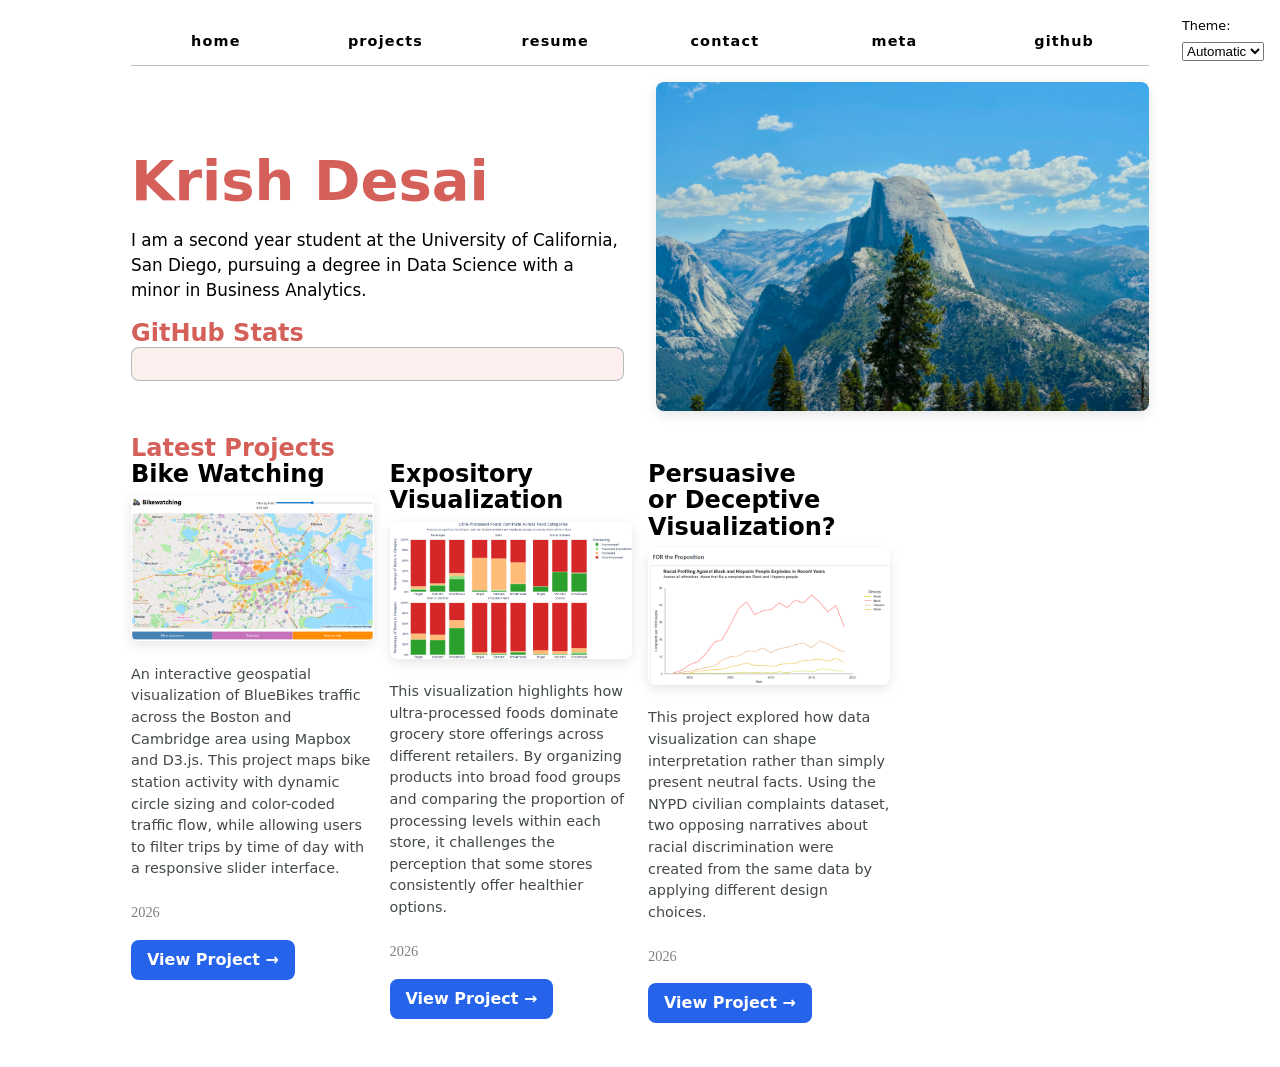
<file: index.html>
<!DOCTYPE html>
<html lang="en">
<head>
    <meta charset="UTF-8">
    <meta name="viewport" content="width=device-width, initial-scale=1.0">
    <title>Krish Desai: Portfolio & Personal Site</title>
    <link rel="stylesheet" href="style.css">
    <link rel="icon" href="images/photo-1753402836666-af43aa285dcb.avif">

    <script type="module" src="global.js"></script>
    <script src="index.js" type="module" defer></script>
</head>
<body>    
    <main>
    
    <div>
    <h1>Krish Desai</h1>
    <p>I am a second year student at the University of California, San Diego, 
        pursuing a degree in Data Science with a minor in Business Analytics.
    </p>
        <!-- GitHub stats container -->
        <h2 class="project-title">GitHub Stats</h2>
        <div id="profile-stats"></div>
    </div>

    <img 
    src="images/photo-1753402836666-af43aa285dcb.avif" 
    alt="A photo of Half Dome">
    </main>

    </br>
    <h2 class="project-title">Latest Projects</h2>
    <div class="projects"></div>
</body>
</html>
</file>
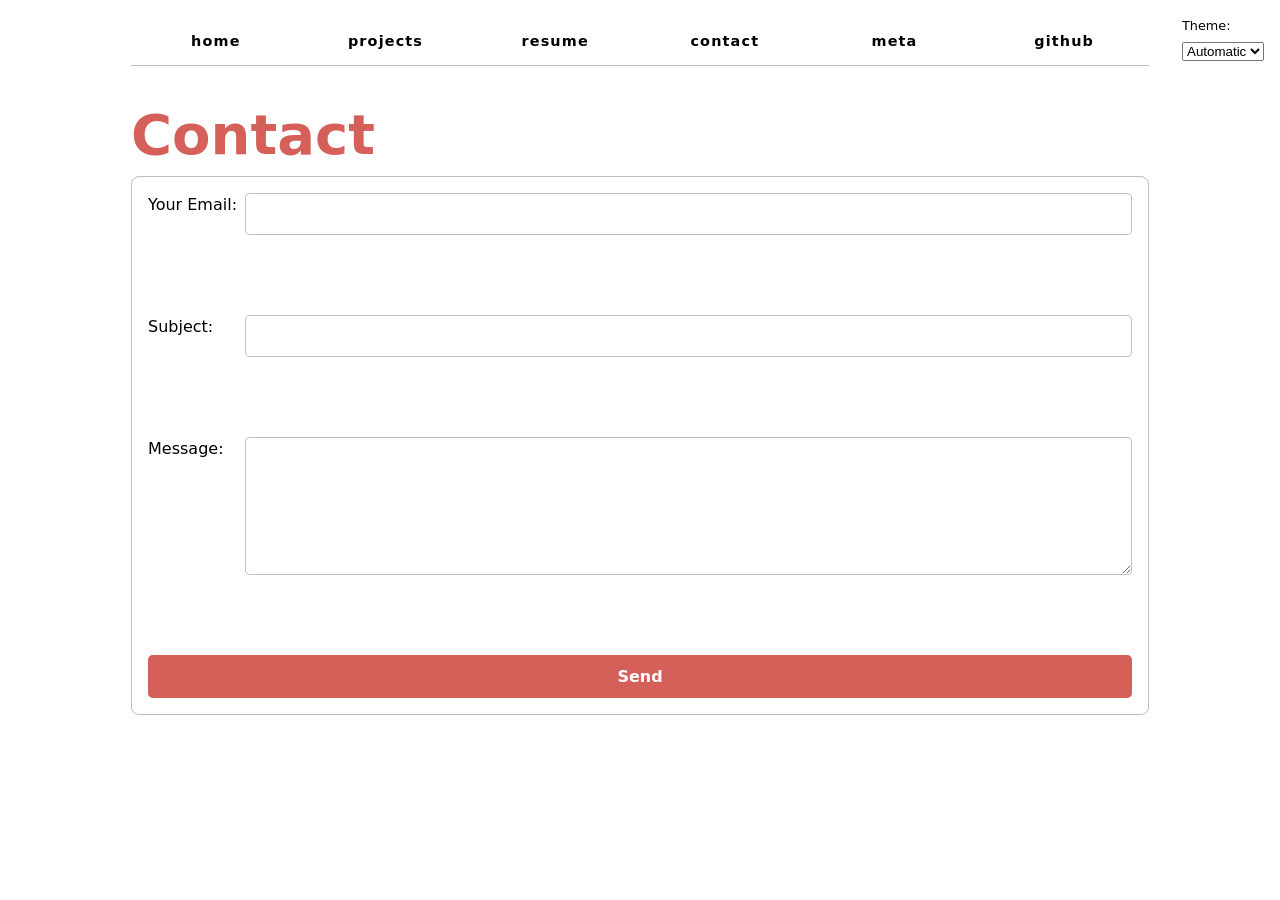
<file: contact/index.html>
<!DOCTYPE html>
<html lang="en">
<head>
  <meta charset="UTF-8">
  <title>Contact - Krish Desai</title>
  <link rel="stylesheet" href="https://desai-k.github.io/portfolio/style.css">
  <link rel="icon" href="../images/photo-1753402836666-af43aa285dcb.avif">

  <script type="module" src="../global.js"></script>
</head>
<body>
  <h1>Contact</h1>

  <form action="mailto:ksdesai@ucsd.edu">

  <label>
    Your Email:
    <input type="email" name="email" required>
  </label>

  <br><br>

  <label>
    Subject:
    <input name="subject" required>
  </label>

  <br><br>

  <label>
    Message:
    <textarea name="body" rows="5" required></textarea>
  </label>

  <br><br>

  <button type="submit">Send</button>

</form>

</body>
</html>
</file>
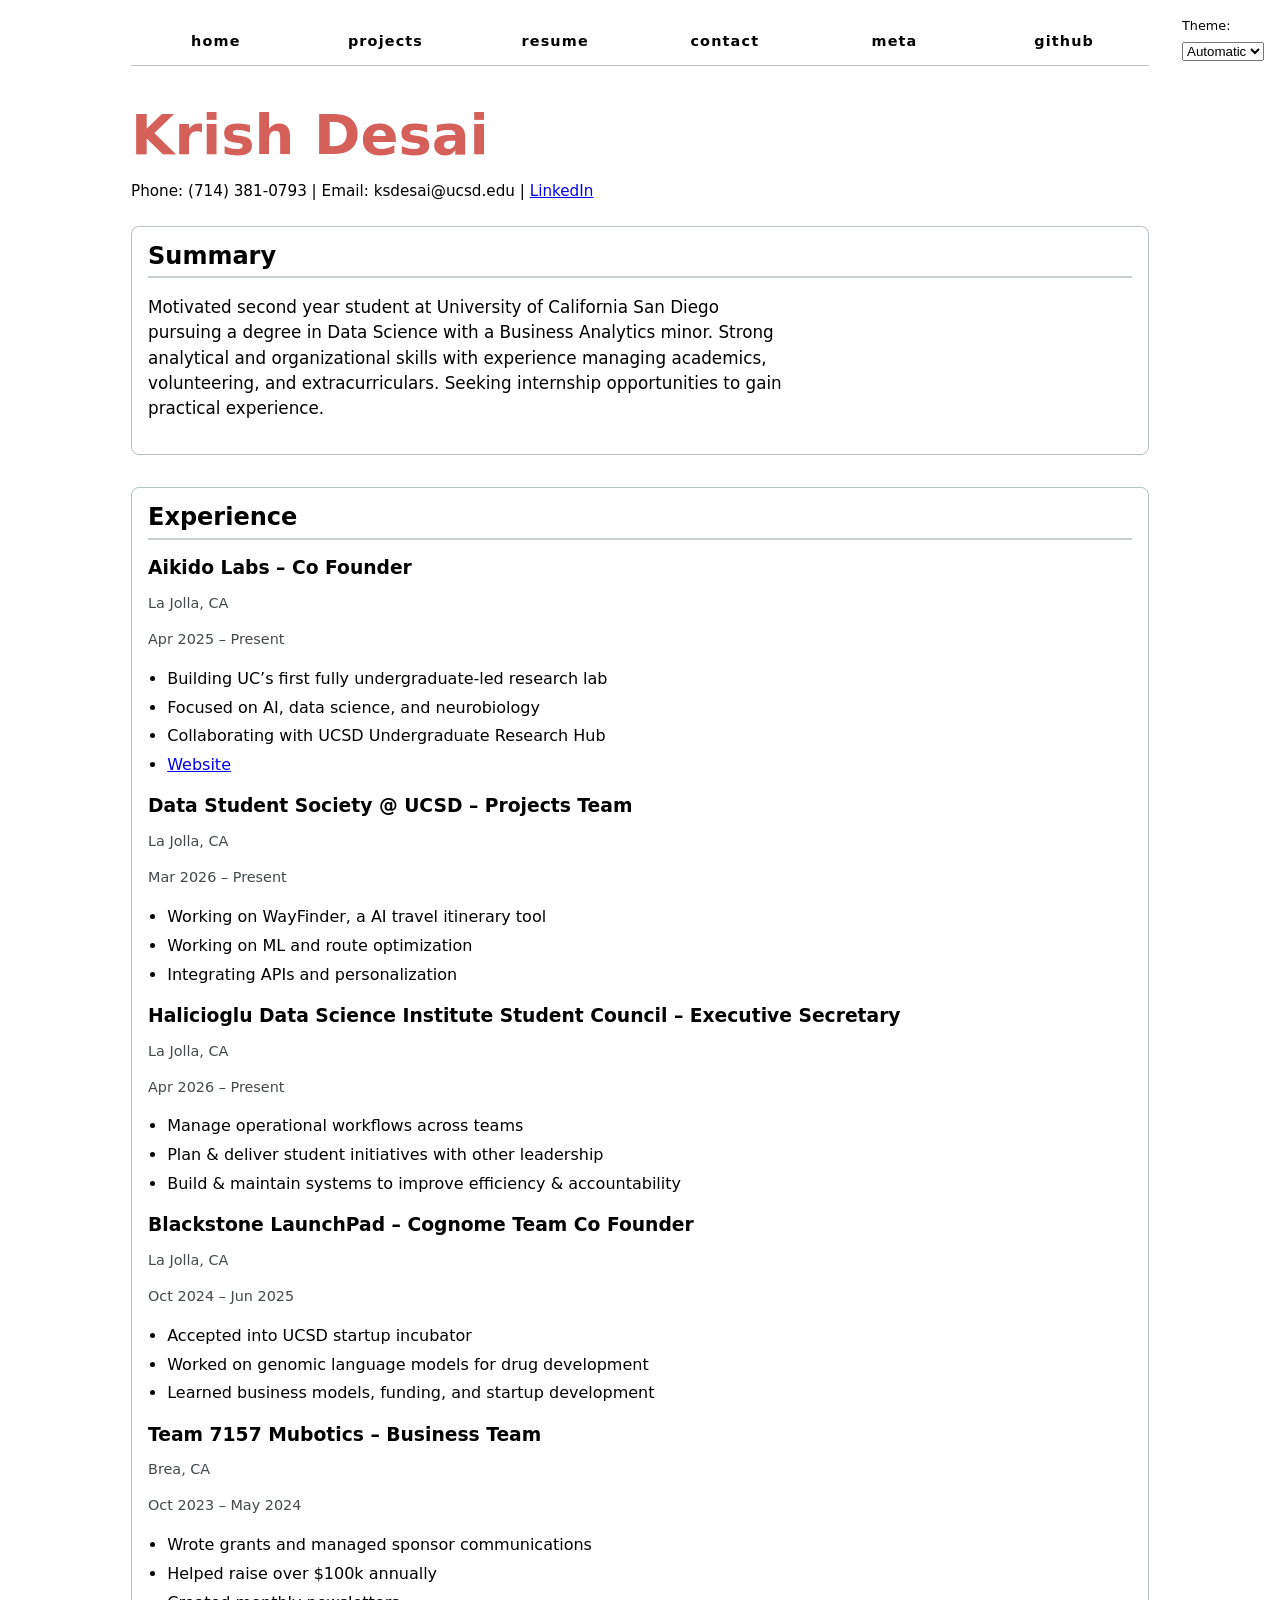
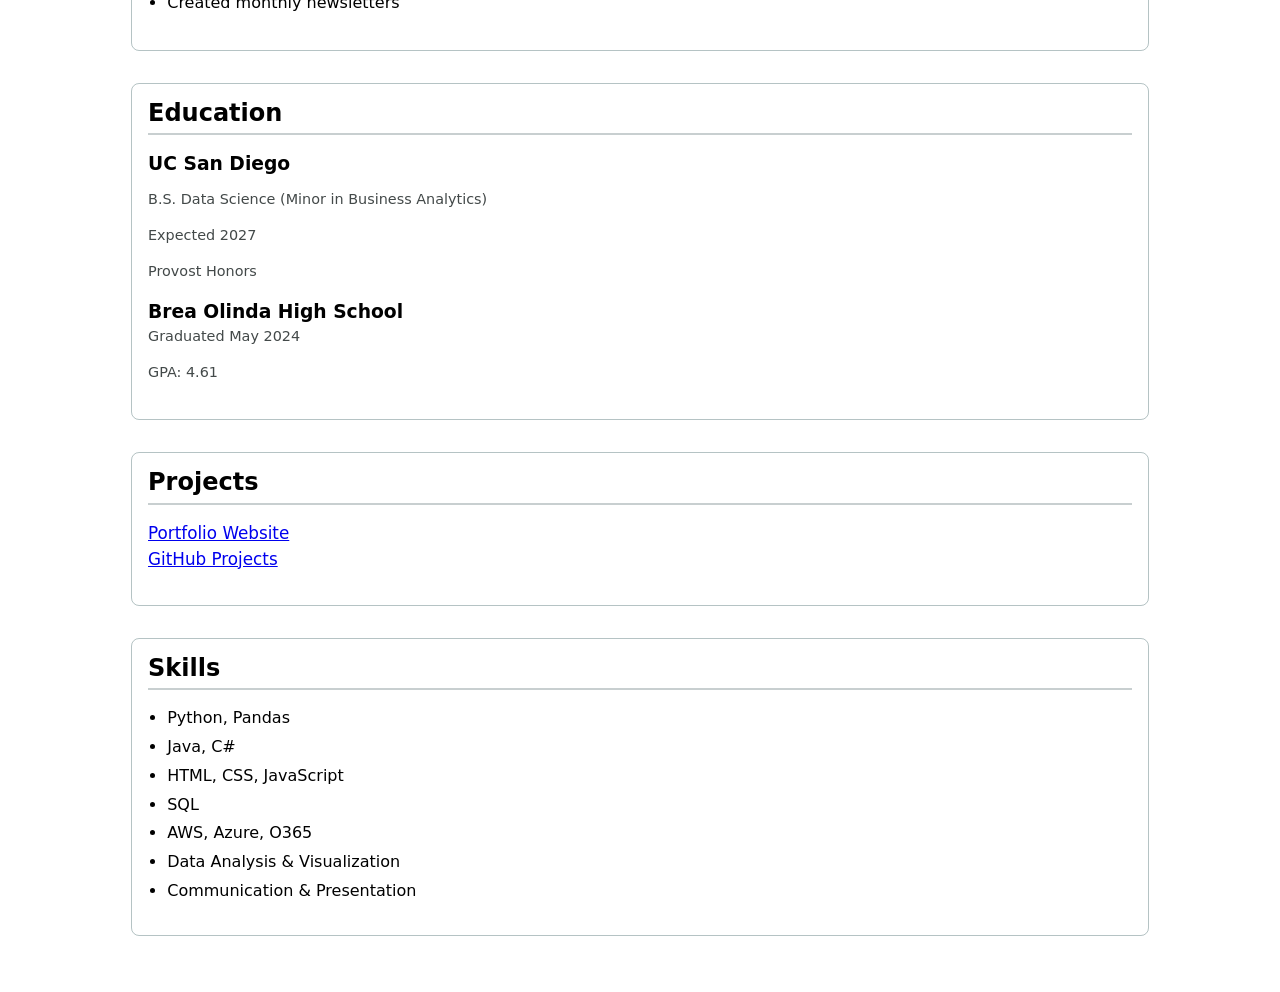
<file: resume/index.html>
<!DOCTYPE html>
<html lang="en">
<head>
  <meta charset="UTF-8">
  <title>Resume - Krish Desai</title>
  <link rel="stylesheet" href="https://desai-k.github.io/portfolio/style.css">
  <link rel="icon" href="../images/photo-1753402836666-af43aa285dcb.avif">

  <script type="module" src="../global.js"></script>
</head>
<body>
  <h1>Krish Desai</h1>

  <p>
    Phone: (714) 381-0793 |
    Email: ksdesai@ucsd.edu |
    <a href="https://www.linkedin.com/in/krishdesai-" target="_blank">LinkedIn</a>
  </p>

  <!-- SUMMARY -->
  <section>
    <h2>Summary</h2>
    <p>
      Motivated second year student at University of California San Diego pursuing a degree in Data Science with a Business Analytics minor. Strong analytical and organizational skills with experience managing academics, volunteering, and extracurriculars. Seeking internship opportunities to gain practical experience.
    </p>
  </section>

  <!-- EXPERIENCE -->
  <section>
    <h2>Experience</h2>

    <article>
      <h3>Aikido Labs – Co Founder</h3>
      <p>La Jolla, CA</p>
      <time>Apr 2025 – Present</time>
      <ul>
        <li>Building UC’s first fully undergraduate-led research lab</li>
        <li>Focused on AI, data science, and neurobiology</li>
        <li>Collaborating with UCSD Undergraduate Research Hub</li>
        <li><a href="https://4ikido.com" target="_blank">Website</a></li>
      </ul>
    </article>

    <article>
      <h3>Data Student Society @ UCSD – Projects Team</h3>
      <p>La Jolla, CA</p>
      <time>Mar 2026 – Present</time>
      <ul>
        <li>Working on WayFinder, a AI travel itinerary tool</li>
        <li>Working on ML and route optimization</li>
        <li>Integrating APIs and personalization</li>
      </ul>
    </article>
    
    <article>
      <h3>Halicioglu Data Science Institute Student Council – Executive Secretary</h3>
      <p>La Jolla, CA</p>
      <time>Apr 2026 – Present</time>
      <ul>
        <li>Manage operational workflows across teams</li>
        <li>Plan & deliver student initiatives with other leadership</li>
        <li>Build & maintain systems to improve efficiency & accountability</li>
      </ul>
    </article>

    <article>
      <h3>Blackstone LaunchPad – Cognome Team Co Founder</h3>
      <p>La Jolla, CA</p>
      <time>Oct 2024 – Jun 2025</time>
      <ul>
        <li>Accepted into UCSD startup incubator</li>
        <li>Worked on genomic language models for drug development</li>
        <li>Learned business models, funding, and startup development</li>
      </ul>
    </article>

    <article>
      <h3>Team 7157 Mubotics – Business Team</h3>
      <p>Brea, CA</p>
      <time>Oct 2023 – May 2024</time>
      <ul>
        <li>Wrote grants and managed sponsor communications</li>
        <li>Helped raise over $100k annually</li>
        <li>Created monthly newsletters</li>
      </ul>
    </article>

  </section>

  <!-- EDUCATION -->
  <section>
    <h2>Education</h2>

    <article>
      <h3>UC San Diego</h3>
      <p>B.S. Data Science (Minor in Business Analytics)</p>
      <time>Expected 2027</time>
      <p>Provost Honors</p>
    </article>

    <article>
      <h3>Brea Olinda High School</h3>
      <time>Graduated May 2024</time>
      <p>GPA: 4.61</p>
    </article>

  </section>

  <!-- PROJECTS -->
  <section>
    <h2>Projects</h2>
    <p>
      <a href="http://krisd.gitastudent.online" target="_blank">Portfolio Website</a><br>
      <a href="https://github.com/desai-k" target="_blank">GitHub Projects</a>
    </p>
  </section>

  <!-- SKILLS -->
  <section>
    <h2>Skills</h2>
    <ul>
      <li>Python, Pandas</li>
      <li>Java, C#</li>
      <li>HTML, CSS, JavaScript</li>
      <li>SQL</li>
      <li>AWS, Azure, O365</li>
      <li>Data Analysis & Visualization</li>
      <li>Communication & Presentation</li>
    </ul>
  </section>

</body>
</html>
</file>
<file: style.css>
/* =========================
   GLOBAL STYLES
========================= */
body {
  font: 100%/1.5 system-ui;
  max-width: 100ch;
  margin-inline: auto;
  padding: 1em;
}

/* Accent color */
:root {
  --color-accent: oklch(63% 0.15 25);
  --border-soft: oklch(50% 10% 200 / 40%);

  accent-color: var(--color-accent);
}

html {
  accent-color: var(--color-accent);
}

/* =========================
   NAVIGATION BAR
========================= */
nav ul,
nav li {
  display: contents;
}

nav {
  display: flex;
  margin-bottom: 1em;

  --border-color: oklch(50% 10% 200 / 40%);

  border-bottom: 1px solid var(--border-color);
}

nav a {
  flex: 1;
  text-decoration: none;
  color: inherit;
  text-align: center;
  padding: 0.5em;

  /* Prevent layout shift on hover */
  border-bottom: 0.4em solid transparent;

  /* Typography */
  text-transform: lowercase;
  font-weight: 600;
  font-size: 0.9rem;
  letter-spacing: 0.08em;
}

/* Current page */
nav a.current {
  border-bottom-color: var(--border-color);
}

/* Hover effect */
nav a:hover {
  border-bottom-color: var(--color-accent);
  background-color: color-mix(in oklch, var(--color-accent), canvas 85%);
}

/* =========================
   FORM STYLING
========================= */
input,
textarea,
button {
  font: inherit;
}

/* Grid layout for form */
form {
  display: grid;
  grid-template-columns: auto 1fr;
  gap: 1em;

  padding: 1em;
  border: 1px solid var(--border-soft);
  border-radius: 0.5em;
}

/* Labels use subgrid */
label {
  display: grid;
  grid-template-columns: subgrid;
  grid-column: 1 / -1;
  font-weight: 500;
  gap: 0.5em;
}

/* Inputs */
input,
textarea {
  width: 100%;
  box-sizing: border-box;
  padding: 0.5em;
  border: 1px solid var(--border-soft);
  border-radius: 0.3em;
}

/* Focus state */
input:focus,
textarea:focus {
  outline: none;
  border-color: var(--color-accent);
  box-shadow: 0 0 0 2px oklch(from var(--color-accent) 90% 0.05 h);
}

/* Button */
button {
  grid-column: 1 / -1;
  padding: 0.6em;
  border: none;
  border-radius: 0.3em;
  background-color: var(--color-accent);
  color: white;
  font-weight: bold;
  cursor: pointer;
}

button:hover {
  background-color: oklch(from var(--color-accent) 55% 0.15 h);
}

/* =========================
   PROJECTS GRID
========================= */
.projects {
  display: grid;
  grid-template-columns: repeat(auto-fill, minmax(15em, 1fr));
  gap: 1em;
}

.projects article {
  /* display: flex;
  flex-direction: column;
  gap: 0.5em; */
  display: grid;
  grid-template-rows: subgrid;
  grid-row: span 4;
}

.projects img {
  width: 100%;
}

/* =========================
   TYPOGRAPHY
========================= */
h1 {
  font-size: 3.5rem;
  margin-bottom: 0.2em;
  color: var(--color-accent);
}

h1, h2, h3, h4, h5, h6 {
  line-height: 1.1;
  text-wrap: balance;
}

h2 {
  margin: 0;
}

p {
  font-size: 1.05rem;
  max-width: 60ch;
}

/* =========================
   HOMEPAGE LAYOUT
========================= */
main {
  display: grid;
  grid-template-columns: 1fr 1fr;
  gap: 2em;
  align-items: center;
}

/* Images */
img {
  max-width: 100%;
  height: auto;
  border-radius: 0.5em;
  box-shadow: 0 4px 12px rgba(0,0,0,0.1);
}

/* =========================
   Resume
========================= */
/* =========================
   RESUME PAGE
========================= */

/* Space out sections */
section {
  margin-bottom: 2em;
}

/* Section headers */
section h2 {
  border-bottom: 2px solid oklch(85% 2% 200);
  padding-bottom: 0.3em;
  margin-bottom: 0.5em;
}

/* Each job/entry */
article {
  margin-bottom: 1.2em;
}

article h3 {
  margin-bottom: 0.2em;
}

article p,
article time {
  font-size: 0.9rem;
  color: oklch(40% 2% 200);
}

article time {
  display: block;
  margin-bottom: 0.3em;
}

ul {
  padding-left: 1.2em;
}

li {
  margin-bottom: 0.3em;
}

body > p {
  font-size: 0.95rem;
  margin-bottom: 1.5em;
}

section {
  padding: 1em;
  border: 1px solid var(--border-soft);
  border-radius: 0.5em;
}

/* Dark Mode */
html {
  color-scheme: light dark;
}

/* Dark Mode Switch Positioning */
.color-scheme {
  position: absolute;
  top: 1rem;
  right: 1rem;
  font-size: 80%;
}

/* GitHub stats grid layout */
#profile-stats dl {
  display: grid;
  grid-template-columns: repeat(4, 1fr);
  text-align: center;
  gap: 0.5em;
  margin-top: 1em;
}

/* Labels (top row) */
#profile-stats dt {
  grid-row: 1;
  font-weight: 600;
  font-size: 0.85rem;
  color: oklch(40% 2% 200);
}

/* Values (bottom row) */
#profile-stats dd {
  grid-row: 2;
  margin: 0;
  font-size: 1.4rem;
  font-weight: bold;
}

#profile-stats {
  padding: 1em;
  border: 1px solid var(--border-soft);
  border-radius: 0.5em;
  background: color-mix(in oklch, var(--color-accent), canvas 90%);
}

/* Index Project Title */
.project-title {
  color: var(--color-accent);
}

/* Project Year */
.project-year {
  color: gray;
  font-family: Baskerville, serif;
  font-variant-numeric: oldstyle-nums;
  margin-top: 0.25em;
}

/* Project Plot */
#projects-pie-plot {
  max-width: 20em;
  margin-block: 2em;
  overflow: visible;
}

#projects-pie-plot path {
  cursor: pointer;
  transition: 300ms;
}

#projects-pie-plot:has(path:hover) path:not(:hover) {
  opacity: 0.5;
}

.selected {
  --color: oklch(60% 45% 0) !important;
}

.selected:is(path) {
  fill: var(--color) !important;
}

.legend li {
  cursor: pointer;
}

.chart-container {
  display: flex;
  gap: 2em;
  align-items: center;
  margin-block: 2em;
}

.legend {
  display: grid;
  grid-template-columns: repeat(auto-fill, minmax(9em, 1fr));
  gap: 1em;
  padding: 1em;
  border: 1px solid #ccc;
  flex: 1;
}

.legend li {
  display: flex;
  align-items: center;
  gap: 0.5em;
}

/* Legend styles */
.legend li.selected .swatch {
  background: oklch(60% 45% 0) !important;
}

.swatch {
  width: 1em;
  aspect-ratio: 1;
  background: var(--color);
  border-radius: 0.2em;
  display: inline-block;
}

/* meta/main.js */

.stats-grid {
  display: grid;
  grid-template-columns: repeat(auto-fit, minmax(120px, 1fr));
  gap: 1em;
  margin-top: 1.5em;
}

.stat {
  background: color-mix(in oklch, var(--color-accent), canvas 95%);
  border-radius: 12px;
  padding: 1em;
  text-align: center;
  box-shadow: 0 6px 18px rgba(0,0,0,0.08);
  transition: transform 0.2s ease, box-shadow 0.2s ease;
}

.stat:hover {
  transform: translateY(-5px);
  box-shadow: 0 12px 25px rgba(0,0,0,0.15);
}

.stat .label {
  font-size: 0.75rem;
  color: #64748b;
  letter-spacing: 0.05em;
  margin-bottom: 0.3em;
  text-transform: uppercase;
}

.stat .value {
  font-size: 1.8rem;
  font-weight: 600;
  color: var(--color-accent);
}

.stats {
  display: grid;
  grid-template-columns: auto 1fr;
  gap: 0.5rem 1rem;
}

.stats dt {
  font-weight: bold;
}

.stats dd {
  margin: 0;
}

circle {
  transform-origin: center;
  transform-box: fill-box;
  transition: 200ms ease, fill-opacity 200ms ease;
  cursor: pointer;
}

circle:hover {
  transform: scale(1.4);
  fill-opacity: 1 !important;
}

circle.selected {
  stroke: oklch(60% 45% 0);
  stroke-width: 2px;
  fill: oklch(60% 45% 0);
}

.gridlines line {
  stroke: #e2e8f0;
  stroke-dasharray: 2 2;
}


.tooltip {
  position: fixed;
  background: color-mix(in oklch, var(--color-accent), canvas 100%);
  padding: 0.8rem 1rem;
  border-radius: 0.5em;
  box-shadow: 0 8px 25px rgba(0,0,0,0.15);
  pointer-events: none;
  font-size: 0.85rem;
  color: #1e293b;
  transition: opacity 0.2s ease, transform 0.2s ease;
}

.tooltip dt {
  font-weight: 600;
  margin-bottom: 2px;
}

.tooltip dd {
  margin: 0 0 4px 0;
}

.info {
  transition:
    opacity 500ms,
    visibility 500ms;
}

.info[hidden] {
  opacity: 0;
  visibility: hidden;
}

#language-breakdown {
  display: grid;
  grid-template-columns: repeat(auto-fit, minmax(100px, 1fr));
  gap: 1em;
  margin-top: 1em;
}

#language-breakdown dt {
  font-weight: 600;
  color: var(--color-accent);
}

#language-breakdown dd {
  margin: 0;
  color: #334155;
  font-weight: 500;
}

.project-link {
  align-self: flex-start;
  margin-top: 0.5rem;
  padding: 0.5rem 1rem;
  background: #2563eb;
  color: white;
  text-decoration: none;
  border-radius: 8px;
  font-weight: 600;
}

.project-link:hover {
  background: hsl(224, 76%, 48%);
}

.projects article {
  display: flex;
  flex-direction: column;
  gap: 0.5rem;
}

.project-year {
  margin: 0;
  color: gray;
  font-size: 0.9rem;
}
</file>
